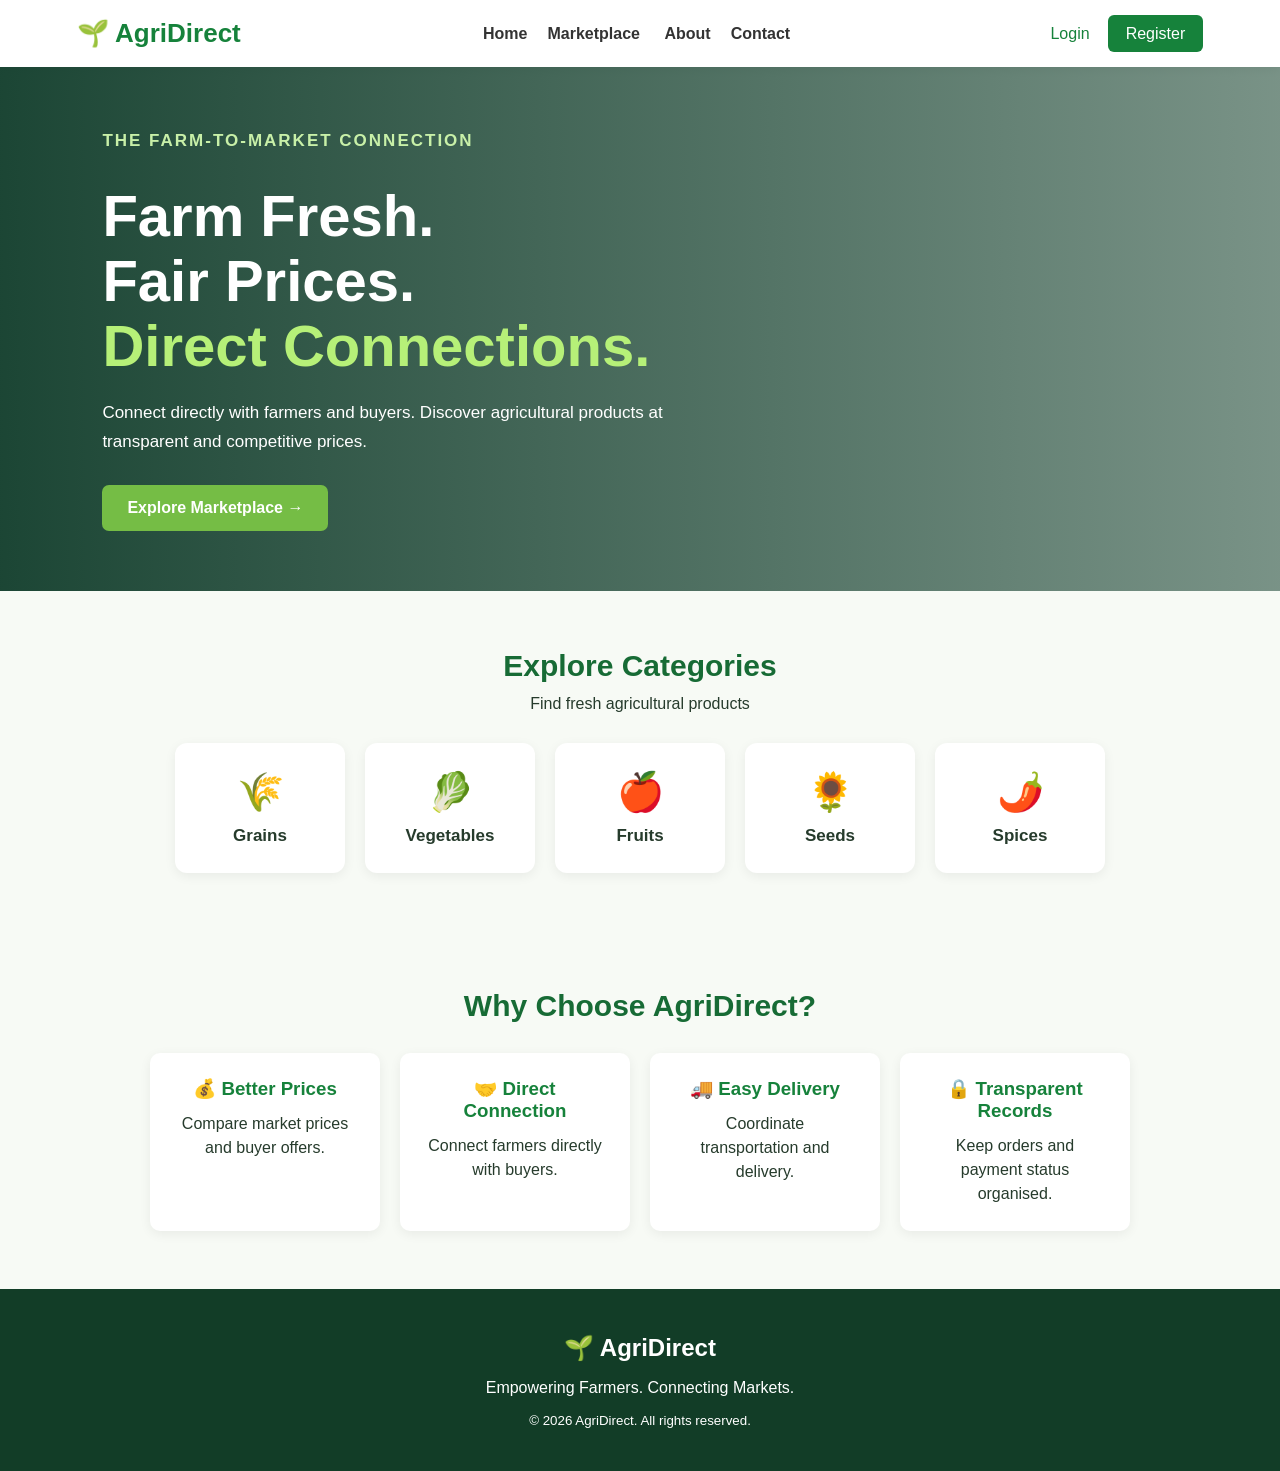
<file: index.html>
<!DOCTYPE html>
<html lang="en">
  <link rel="manifest" href="./manifest.json">
<meta name="theme-color" content="#16823b">
<link rel="apple-touch-icon" href="images/icon-192.png">
  <meta charset="UTF-8">
  <meta name="viewport" content="width=device-width, initial-scale=1.0">
  <title>AgriDirect | Agricultural Marketplace</title>
  <link rel="stylesheet" href="css/style.css">
  <link rel="manifest" href="./manifest.json">
<meta name="theme-color" content="#16823b">
<link rel="apple-touch-icon" href="images/icon-192.png">
<body>
<header>
  <a class="logo" href="index.html">🌱 AgriDirect</a>
  <nav>
    <a href="index.html">Home</a><a href="marketplace.html">Marketplace</a>
    <a href="#about">About</a><a href="#contact">Contact</a>
  </nav>
  <div class="nav-buttons"><a class="login" href="login.html">Login</a><a class="register" href="register.html">Register</a></div>
</header>
<main>
  <section class="hero">
    <div class="hero-content">
      <p class="eyebrow">THE FARM-TO-MARKET CONNECTION</p>
      <h1>Farm Fresh.<br>Fair Prices.<br><span>Direct Connections.</span></h1>
      <p>Connect directly with farmers and buyers. Discover agricultural products at transparent and competitive prices.</p>
      <a href="marketplace.html" class="main-btn">Explore Marketplace →</a>
    </div>
  </section>
  <section class="categories">
    <h2>Explore Categories</h2><p>Find fresh agricultural products</p>
    <div class="category-container">
      <a class="category" href="marketplace.html"><span>🌾</span><h3>Grains</h3></a>
      <a class="category" href="marketplace.html"><span>🥬</span><h3>Vegetables</h3></a>
      <a class="category" href="marketplace.html"><span>🍎</span><h3>Fruits</h3></a>
      <a class="category" href="marketplace.html"><span>🌻</span><h3>Seeds</h3></a>
      <a class="category" href="marketplace.html"><span>🌶️</span><h3>Spices</h3></a>
    </div>
  </section>
  <section class="features" id="about">
    <h2>Why Choose AgriDirect?</h2>
    <div class="feature-container">
      <article class="feature"><h3>💰 Better Prices</h3><p>Compare market prices and buyer offers.</p></article>
      <article class="feature"><h3>🤝 Direct Connection</h3><p>Connect farmers directly with buyers.</p></article>
      <article class="feature"><h3>🚚 Easy Delivery</h3><p>Coordinate transportation and delivery.</p></article>
      <article class="feature"><h3>🔒 Transparent Records</h3><p>Keep orders and payment status organised.</p></article>
    </div>
  </section>
</main>
<footer id="contact"><h2>🌱 AgriDirect</h2><p>Empowering Farmers. Connecting Markets.</p><small>© 2026 AgriDirect. All rights reserved.</small></footer>
<script src="js/script.js"></script>
</body>
</html>
</file>
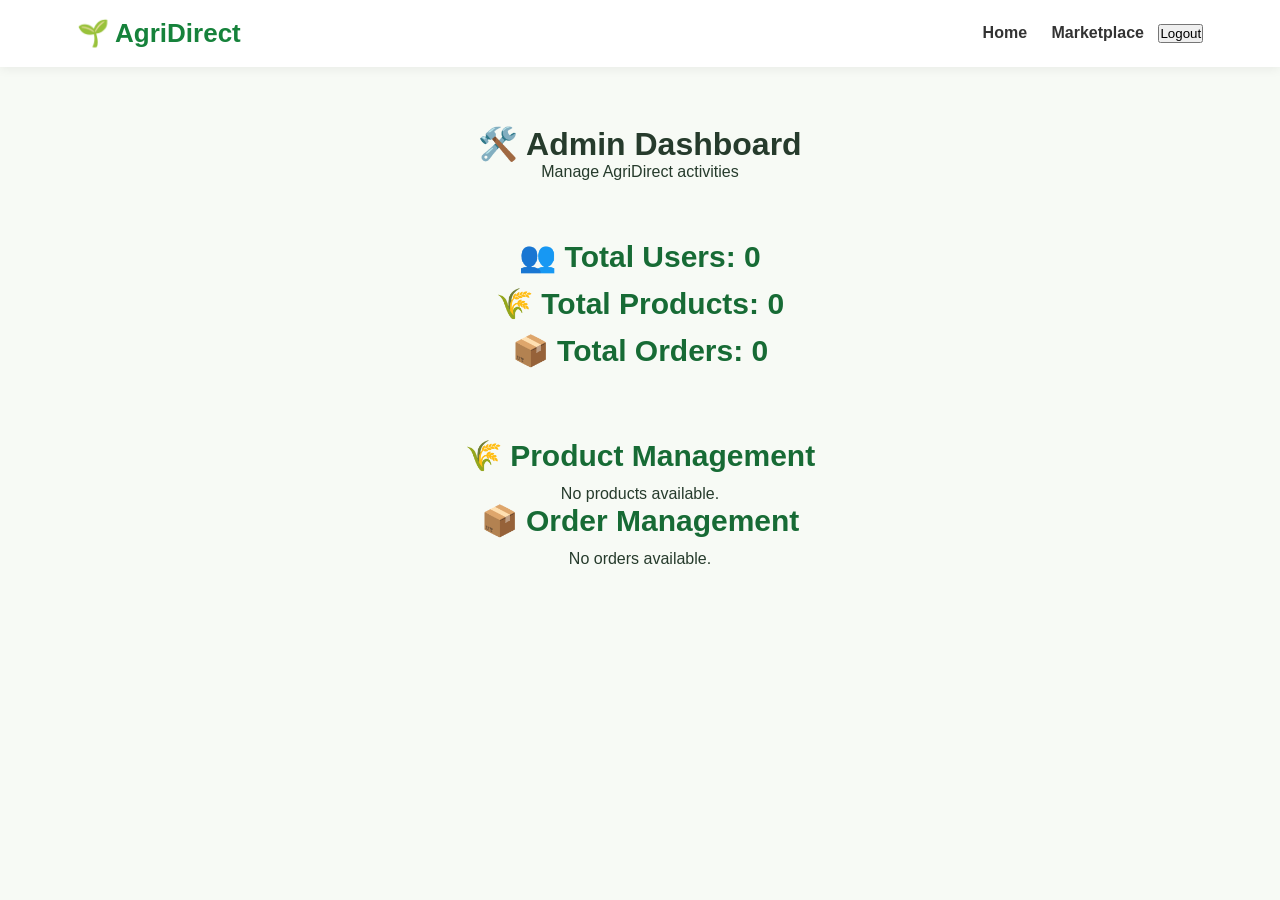
<file: admin.html>
<!DOCTYPE html>
<html lang="en">
<head>
    <meta charset="UTF-8">
    <meta name="viewport" content="width=device-width, initial-scale=1.0">
    <title>Admin Dashboard | AgriDirect</title>
    <link rel="stylesheet" href="css/style.css">
</head>
<body>

<header>
    <a class="logo" href="index.html">🌱 AgriDirect</a>
    <nav>
        <a href="index.html">Home</a>
        <a href="marketplace.html">Marketplace</a>
        <button onclick="logout()">Logout</button>
    </nav>
</header>

<main class="categories">
    <h1>🛠️ Admin Dashboard</h1>
    <p>Manage AgriDirect activities</p>

    <div class="categories">
        <h2>👥 Total Users: <span id="totalUsers">0</span></h2>
        <h2>🌾 Total Products: <span id="totalProducts">0</span></h2>
        <h2>📦 Total Orders: <span id="totalOrders">0</span></h2>
    </div>

    <h2>🌾 Product Management</h2>
    <div id="adminProducts"></div>

    <h2>📦 Order Management</h2>
    <div id="adminOrders"></div>
</main>

<script>
function logout() {
    localStorage.removeItem("loggedInUser");
    window.location.href = "login.html";
}
</script>

<script src="js/admin.js"></script>

</body>
</html>
</file>
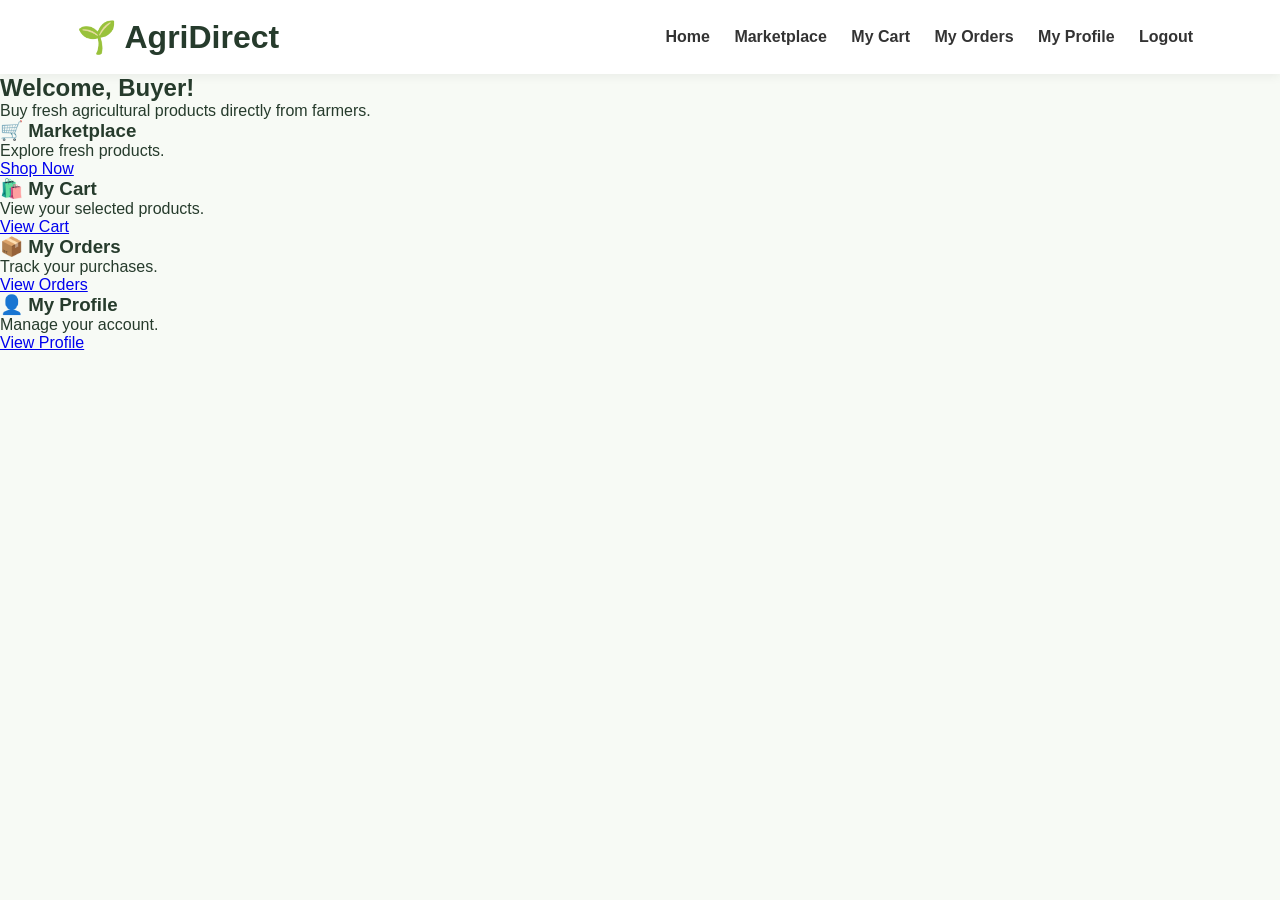
<file: buyer.html>
<!DOCTYPE html>
<html lang="en">
<head>
    <meta charset="UTF-8">
    <meta name="viewport" content="width=device-width, initial-scale=1.0">
    <title>Buyer Dashboard - AgriDirect</title>
    <link rel="stylesheet" href="css/style.css">
</head>
<body>

<header>
    <h1>🌱 AgriDirect</h1>
    <nav>
        <a href="index.html">Home</a>
        <a href="marketplace.html">Marketplace</a>
        <a href="cart.html">My Cart</a>
        <a href="orders.html">My Orders</a>
        <a href="profile.html">My Profile</a>
        <a href="#" onclick="logout()">Logout</a>
    </nav>
</header>

<section class="dashboard">
    <h2>Welcome, Buyer!</h2>
    <p>Buy fresh agricultural products directly from farmers.</p>

    <div class="dashboard-cards">
        <div class="card">
            <h3>🛒 Marketplace</h3>
            <p>Explore fresh products.</p>
            <a href="marketplace.html">Shop Now</a>
        </div>

        <div class="card">
            <h3>🛍️ My Cart</h3>
            <p>View your selected products.</p>
            <a href="cart.html">View Cart</a>
        </div>

        <div class="card">
            <h3>📦 My Orders</h3>
            <p>Track your purchases.</p>
            <a href="orders.html">View Orders</a>
        </div>

        <div class="card">
            <h3>👤 My Profile</h3>
            <p>Manage your account.</p>
            <a href="profile.html">View Profile</a>
        </div>
    </div>
</section>

<script src="js/auth.js"></script>
</body>
</html>
</file>
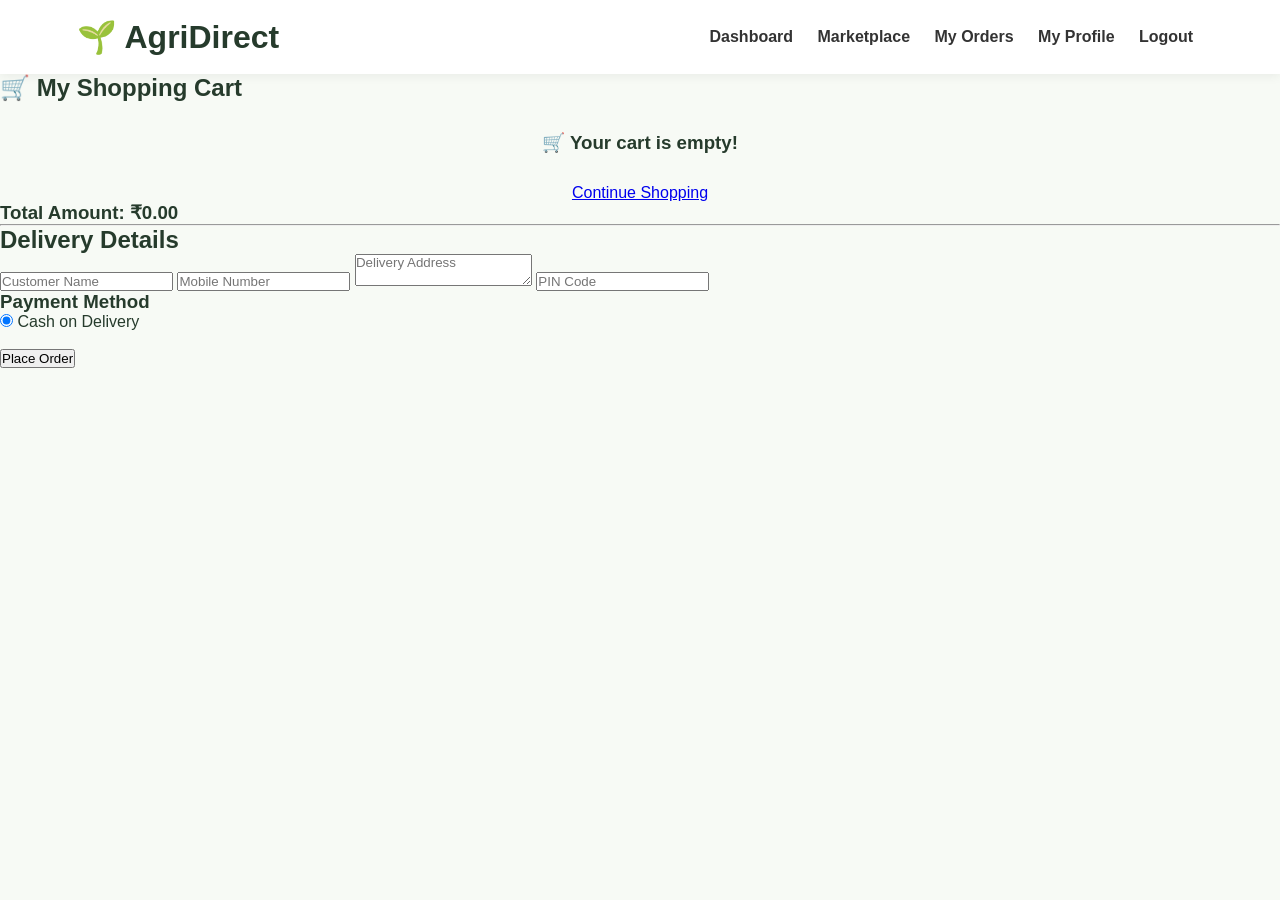
<file: cart.html>
<!DOCTYPE html>
<html lang="en">
<head>
    <meta charset="UTF-8">
    <meta name="viewport" content="width=device-width, initial-scale=1.0">
    <title>My Cart - AgriDirect</title>
    <link rel="stylesheet" href="css/style.css">
</head>
<body>

<header>
    <h1>🌱 AgriDirect</h1>
    <nav>
        <a href="buyer.html">Dashboard</a>
        <a href="marketplace.html">Marketplace</a>
        <a href="orders.html">My Orders</a>
        <a href="profile.html">My Profile</a>
        <a href="login.html">Logout</a>
    </nav>
</header>

<section class="container">
    <h2>🛒 My Shopping Cart</h2>

    <div id="cartItems">Loading cart...</div>

    <h3>Total Amount: ₹<span id="totalPrice">0</span></h3>

    <hr>

    <h2>Delivery Details</h2>

    <form id="checkoutForm">
        <input type="text" id="deliveryName"
            placeholder="Customer Name" required>

        <input type="tel" id="deliveryPhone"
            placeholder="Mobile Number"
            maxlength="10" required>

        <textarea id="deliveryAddress"
            placeholder="Delivery Address" required></textarea>

        <input type="text" id="deliveryPincode"
            placeholder="PIN Code"
            maxlength="6" required>

        <h3>Payment Method</h3>

        <label>
            <input type="radio" name="paymentMethod"
                value="Cash on Delivery" checked>
            Cash on Delivery
        </label>

        <br><br>

        <button type="submit">Place Order</button>
    </form>
</section>

<script src="js/cart.js"></script>

</body>
</html>
</file>
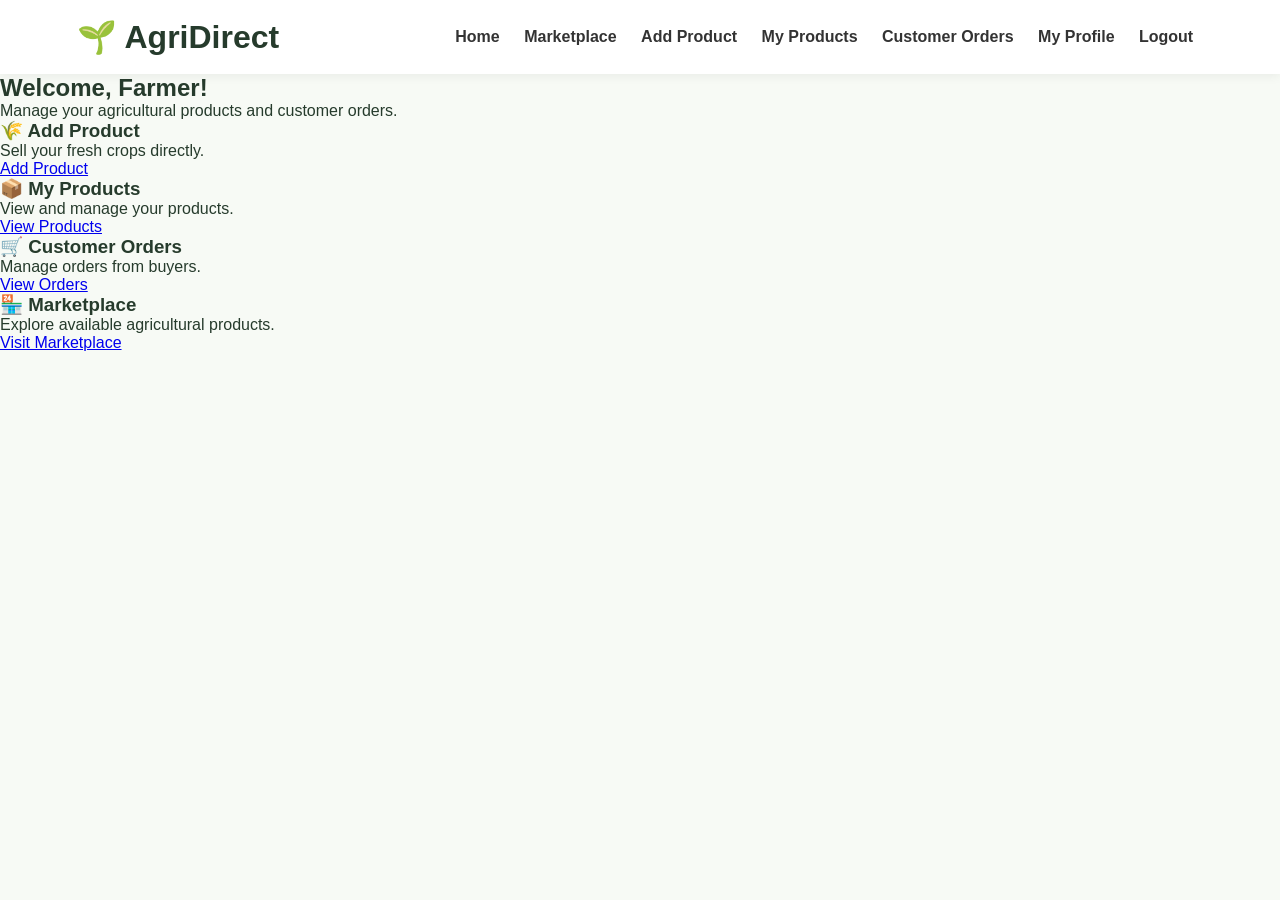
<file: farmer.html>
<!DOCTYPE html>
<html lang="en">
<head>
    <meta charset="UTF-8">
    <meta name="viewport" content="width=device-width, initial-scale=1.0">
    <title>Farmer Dashboard - AgriDirect</title>
    <link rel="stylesheet" href="css/style.css">
</head>
<body>

<header>
    <h1>🌱 AgriDirect</h1>
    <nav>
        <a href="index.html">Home</a>
        <a href="marketplace.html">Marketplace</a>
        <a href="add-product.html">Add Product</a>
        <a href="my-products.html">My Products</a>
        <a href="farmer-orders.html">Customer Orders</a>
        <a href="profile.html">My Profile</a>
        <a href="#" onclick="logout()">Logout</a>
    </nav>
</header>

<section class="dashboard">
    <h2>Welcome, Farmer!</h2>
    <p>Manage your agricultural products and customer orders.</p>

    <div class="dashboard-cards">

        <div class="card">
            <h3>🌾 Add Product</h3>
            <p>Sell your fresh crops directly.</p>
            <a href="add-product.html">Add Product</a>
        </div>

        <div class="card">
            <h3>📦 My Products</h3>
            <p>View and manage your products.</p>
            <a href="my-products.html">View Products</a>
        </div>

        <div class="card">
            <h3>🛒 Customer Orders</h3>
            <p>Manage orders from buyers.</p>
            <a href="farmer-orders.html">View Orders</a>
        </div>

        <div class="card">
            <h3>🏪 Marketplace</h3>
            <p>Explore available agricultural products.</p>
            <a href="marketplace.html">Visit Marketplace</a>
        </div>

    </div>
</section>

<script src="js/auth.js"></script>

</body>
</html>
</file>
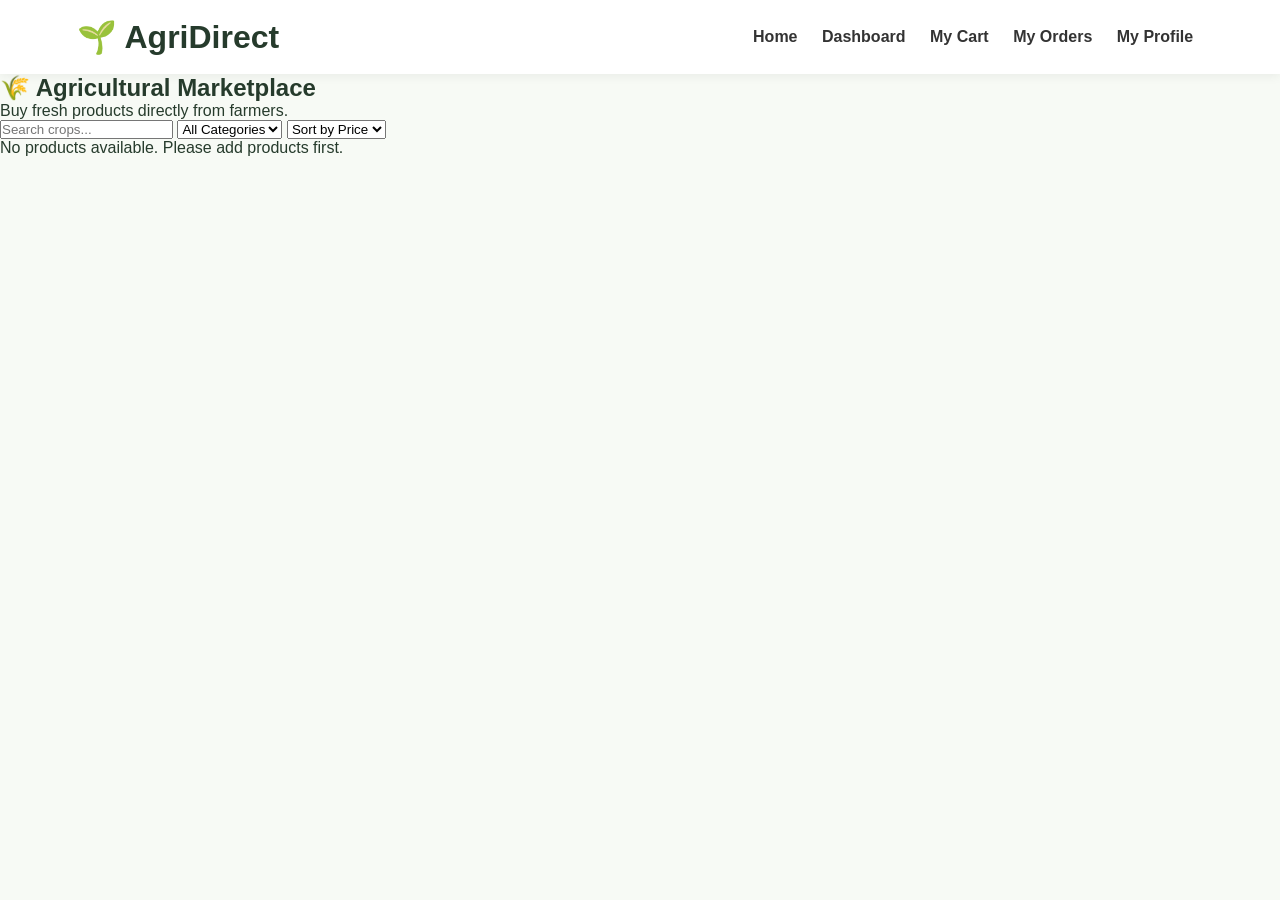
<file: marketplace.html>
<!DOCTYPE html>
<html lang="en">
<head>
    <meta charset="UTF-8">
    <meta name="viewport" content="width=device-width, initial-scale=1.0">
    <title>Marketplace - AgriDirect</title>
    <link rel="stylesheet" href="css/style.css">
</head>
<body>

<header>
    <h1>🌱 AgriDirect</h1>
    <nav>
        <a href="index.html">Home</a>
        <a href="buyer.html">Dashboard</a>
        <a href="cart.html">My Cart</a>
        <a href="orders.html">My Orders</a>
        <a href="profile.html">My Profile</a>
    </nav>
</header>

<section class="container">
    <h2>🌾 Agricultural Marketplace</h2>
    <p>Buy fresh products directly from farmers.</p>

    <input type="text" id="searchProduct"
        placeholder="Search crops...">

    <select id="categoryFilter">
        <option value="All">All Categories</option>
        <option value="Vegetables">Vegetables</option>
        <option value="Fruits">Fruits</option>
        <option value="Grains">Grains</option>
        <option value="Pulses">Pulses</option>
        <option value="Other">Other</option>
    </select>

    <select id="priceSort">
        <option value="default">Sort by Price</option>
        <option value="low">Low to High</option>
        <option value="high">High to Low</option>
    </select>

    <div id="productList">
        Loading products...
    </div>
</section>

<script src="js/marketplace.js"></script>

</body>
</html>
</file>
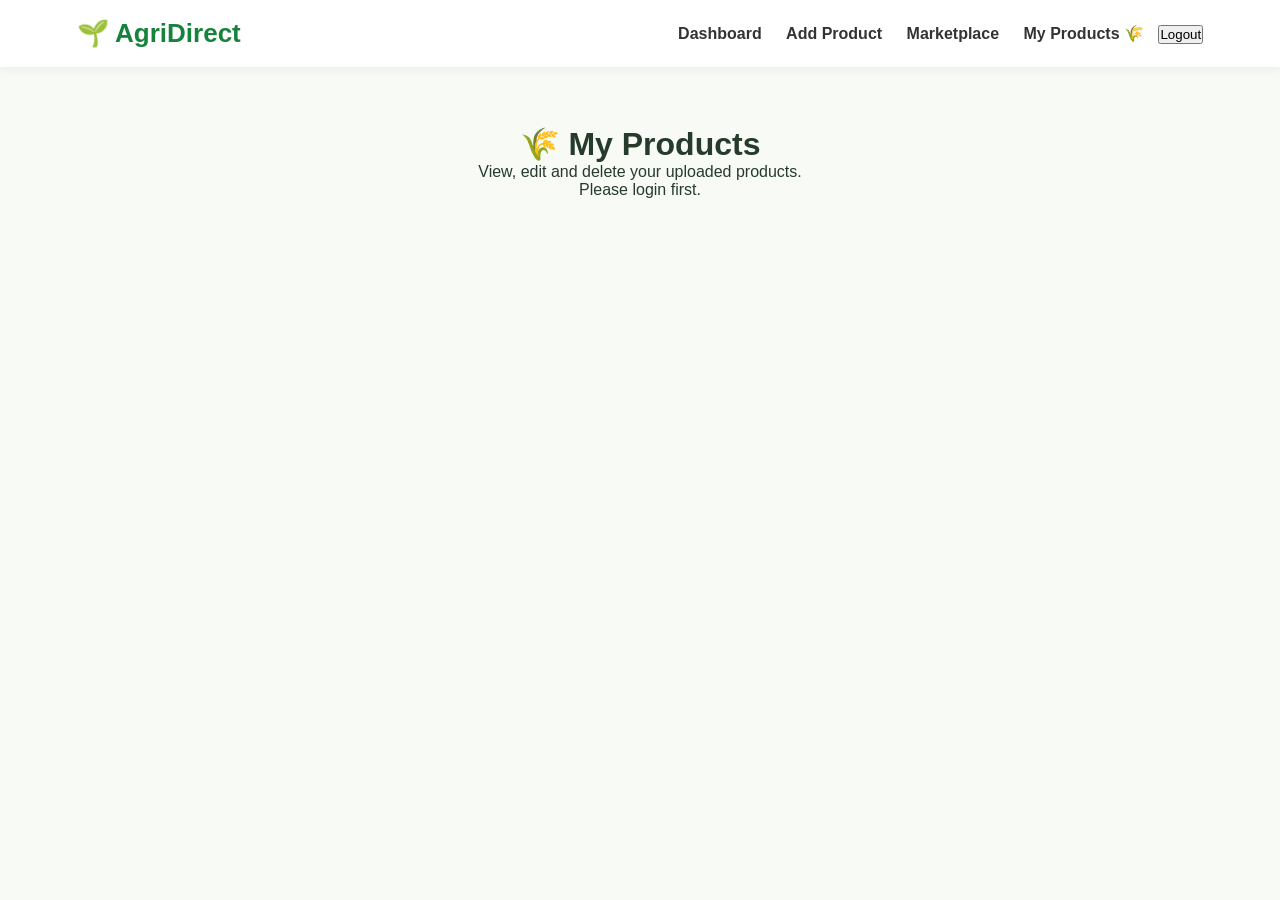
<file: my-products.html>
<!DOCTYPE html>
<html lang="en">
<head>
    <meta charset="UTF-8">
    <meta name="viewport" content="width=device-width, initial-scale=1.0">
    <title>My Products | AgriDirect</title>
    <link rel="stylesheet" href="css/style.css">
</head>
<body>

<header>
    <a class="logo" href="index.html">🌱 AgriDirect</a>

    <nav>
        <a href="farmer.html">Dashboard</a>
        <a href="add-product.html">Add Product</a>
        <a href="marketplace.html">Marketplace</a>
        <a href="my-products.html">My Products 🌾</a>
        <button onclick="logout()">Logout</button>
    </nav>
</header>

<main class="categories">
    <h1>🌾 My Products</h1>
    <p>View, edit and delete your uploaded products.</p>

    <div id="myProductList"></div>
</main>

<script>
function logout() {
    localStorage.removeItem("loggedInUser");
    window.location.href = "login.html";
}
</script>

<script src="js/my-products.js"></script>

</body>
</html>
</file>
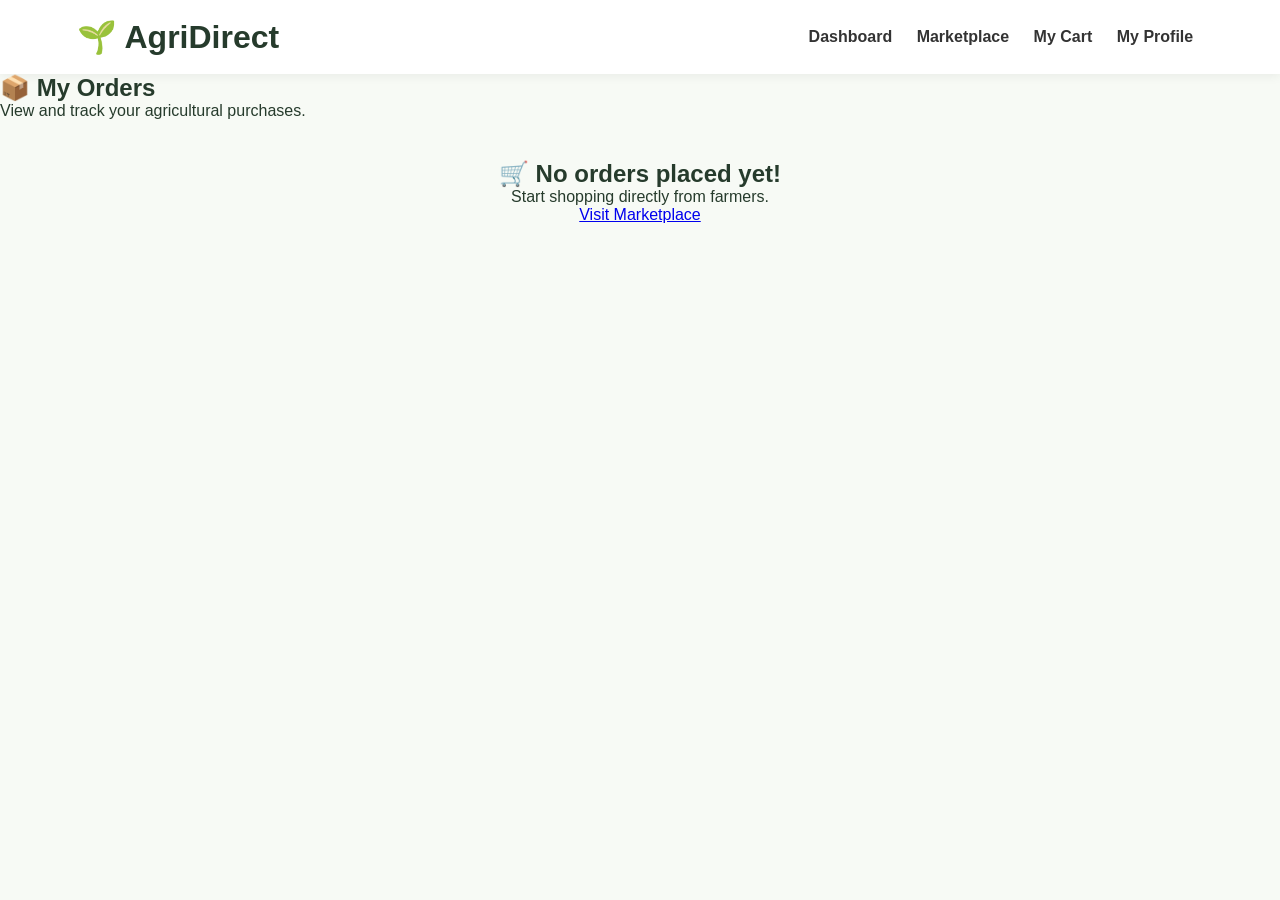
<file: orders.html>
<!DOCTYPE html>
<html lang="en">
<head>
    <meta charset="UTF-8">
    <meta name="viewport" content="width=device-width, initial-scale=1.0">
    <title>My Orders - AgriDirect</title>
    <link rel="stylesheet" href="css/style.css">
</head>
<body>

<header>
    <h1>🌱 AgriDirect</h1>
    <nav>
        <a href="buyer.html">Dashboard</a>
        <a href="marketplace.html">Marketplace</a>
        <a href="cart.html">My Cart</a>
        <a href="profile.html">My Profile</a>
    </nav>
</header>

<section class="container">
    <h2>📦 My Orders</h2>
    <p>View and track your agricultural purchases.</p>

    <div id="orderList">
        Loading orders...
    </div>
</section>

<script src="js/orders.js"></script>

</body>
</html>
</file>
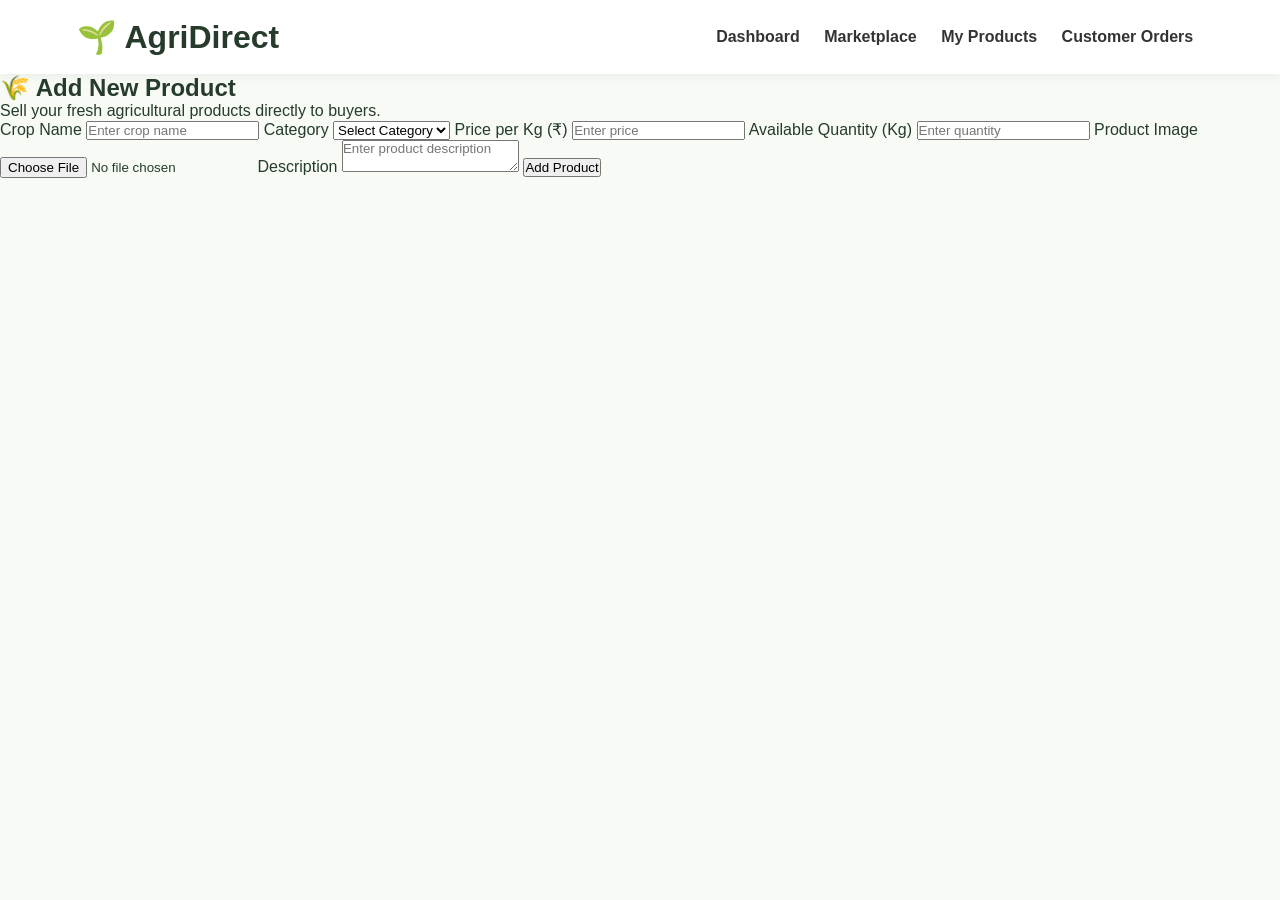
<file: product.html>
<!DOCTYPE html>
<html lang="en">
<head>
    <meta charset="UTF-8">
    <meta name="viewport" content="width=device-width, initial-scale=1.0">
    <title>Add Product - AgriDirect</title>
    <link rel="stylesheet" href="css/style.css">
</head>
<body>

<header>
    <h1>🌱 AgriDirect</h1>
    <nav>
        <a href="farmer.html">Dashboard</a>
        <a href="marketplace.html">Marketplace</a>
        <a href="my-products.html">My Products</a>
        <a href="farmer-orders.html">Customer Orders</a>
    </nav>
</header>

<section class="container">
    <h2>🌾 Add New Product</h2>
    <p>Sell your fresh agricultural products directly to buyers.</p>

    <form id="productForm">

        <label>Crop Name</label>
        <input type="text" id="cropName"
            placeholder="Enter crop name" required>

        <label>Category</label>
        <select id="category" required>
            <option value="">Select Category</option>
            <option value="Vegetables">Vegetables</option>
            <option value="Fruits">Fruits</option>
            <option value="Grains">Grains</option>
            <option value="Pulses">Pulses</option>
            <option value="Other">Other</option>
        </select>

        <label>Price per Kg (₹)</label>
        <input type="number" id="price"
            placeholder="Enter price" min="1" required>

        <label>Available Quantity (Kg)</label>
        <input type="number" id="quantity"
            placeholder="Enter quantity" min="1" required>

        <label>Product Image</label>
        <input type="file" id="productImage"
            accept="image/*" required>

        <label>Description</label>
        <textarea id="description"
            placeholder="Enter product description" required></textarea>

        <button type="submit">Add Product</button>

    </form>
</section>

<script src="js/product.js"></script>

</body>
</html>
</file>
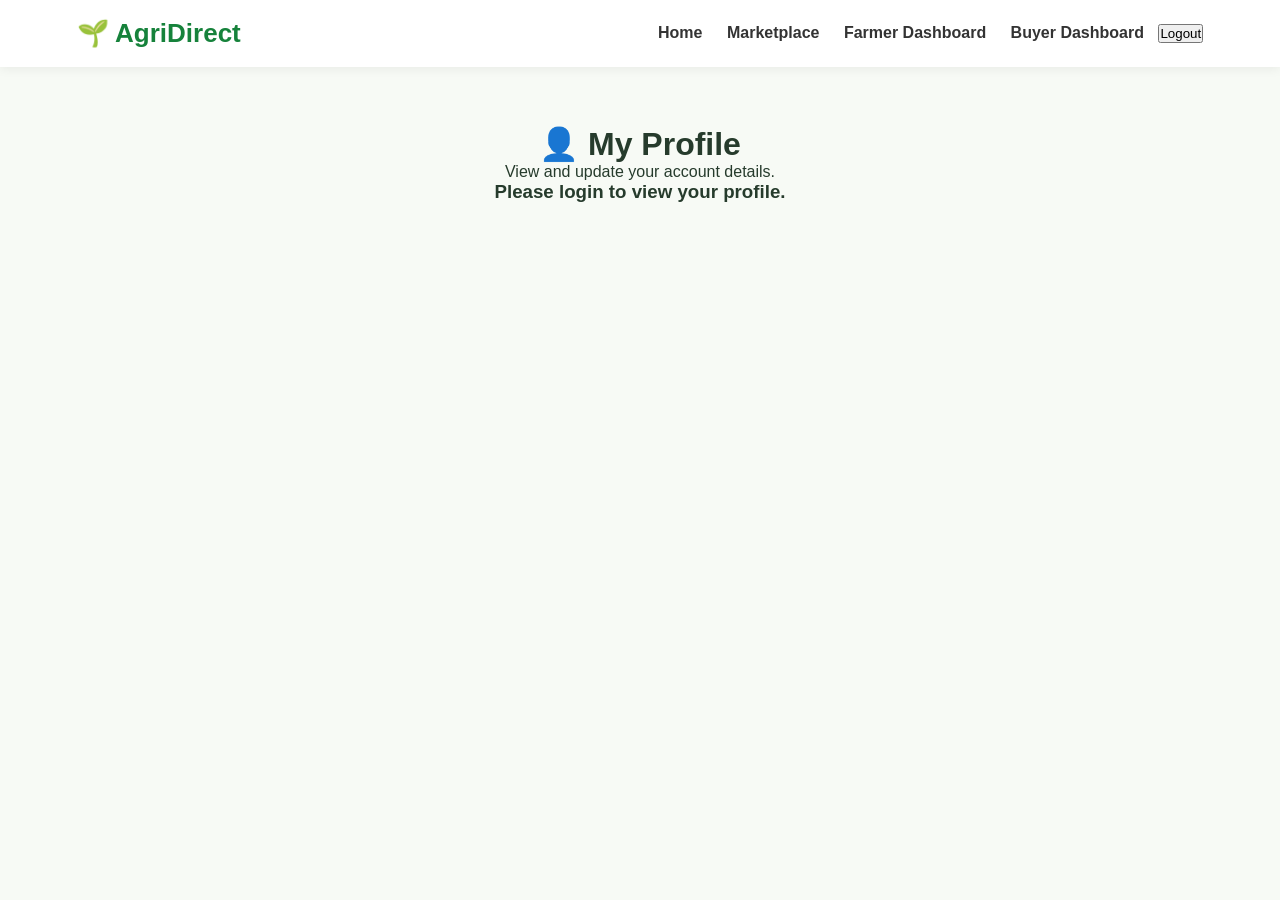
<file: profile.html>
<!DOCTYPE html>
<html lang="en">
<head>
    <meta charset="UTF-8">
    <meta name="viewport" content="width=device-width, initial-scale=1.0">
    <title>My Profile | AgriDirect</title>
    <link rel="stylesheet" href="css/style.css">
</head>
<body>

<header>
    <a class="logo" href="index.html">🌱 AgriDirect</a>

    <nav>
        <a href="index.html">Home</a>
        <a href="marketplace.html">Marketplace</a>
        <a href="farmer.html">Farmer Dashboard</a>
        <a href="buyer.html">Buyer Dashboard</a>
        <button onclick="logout()">Logout</button>
    </nav>
</header>

<main class="categories">
    <h1>👤 My Profile</h1>
    <p>View and update your account details.</p>

    <div id="profileDetails"></div>
</main>

<script>
function logout() {
    localStorage.removeItem("loggedInUser");
    window.location.href = "login.html";
}
</script>

<script src="js/profile.js"></script>

</body>
</html>
</file>
<file: css/style.css>
*{margin:0;padding:0;box-sizing:border-box;font-family:Arial,sans-serif}
body{background:#f7faf5;color:#263b2c}
header{background:#fff;padding:18px 6%;display:flex;justify-content:space-between;align-items:center;gap:15px;flex-wrap:wrap;box-shadow:0 2px 10px #00000010}
.logo{color:#16823b;font-size:26px;font-weight:800;text-decoration:none}
nav a{color:#333;text-decoration:none;margin:0 10px;font-weight:600}
nav a:hover{color:#16823b}
.nav-buttons a{text-decoration:none;padding:10px 18px;border-radius:6px}
.login{color:#16823b}.register{background:#16823b;color:white}
.hero{min-height:470px;display:flex;align-items:center;padding:60px 8%;background:linear-gradient(90deg,#0b3826ed,#0b382688),url('https://images.unsplash.com/photo-1500382017468-9049fed747ef?w=1600') center/cover;color:white}
.hero-content{max-width:620px}.eyebrow{letter-spacing:2px;font-size:12px;font-weight:bold;color:#c8f0a8;margin-bottom:16px}
.hero h1{font-size:clamp(38px,5vw,58px);line-height:1.12;margin-bottom:20px}.hero h1 span{color:#b6f078}
.hero p{font-size:17px;line-height:1.7;margin-bottom:28px}
.main-btn{display:inline-block;background:#75bd45;color:white;padding:14px 25px;text-decoration:none;border-radius:7px;font-weight:bold}
.main-btn:hover{background:#4c9630}
.categories,.features{text-align:center;padding:58px 6%}.categories h2,.features h2{font-size:30px;color:#176b35;margin-bottom:12px}
.category-container,.feature-container{display:flex;justify-content:center;flex-wrap:wrap;gap:20px;margin-top:30px}
.category{background:white;width:170px;padding:27px 15px;border-radius:12px;text-decoration:none;color:#263b2c;box-shadow:0 3px 12px #00000010;transition:.2s}
.category:hover,.feature:hover{transform:translateY(-4px)}.category span{font-size:38px}.category h3{font-size:17px;margin-top:12px}
.feature{background:white;width:230px;padding:25px;border-radius:10px;box-shadow:0 3px 12px #00000010;transition:.2s}
.feature h3{color:#16823b;margin-bottom:12px}.feature p{line-height:1.5}
footer{background:#123d27;color:white;text-align:center;padding:35px 15px;line-height:2}
@media(max-width:768px){header{justify-content:center}nav{text-align:center}nav a{display:inline-block;margin:8px}.hero{padding:55px 7%}}
</file>
